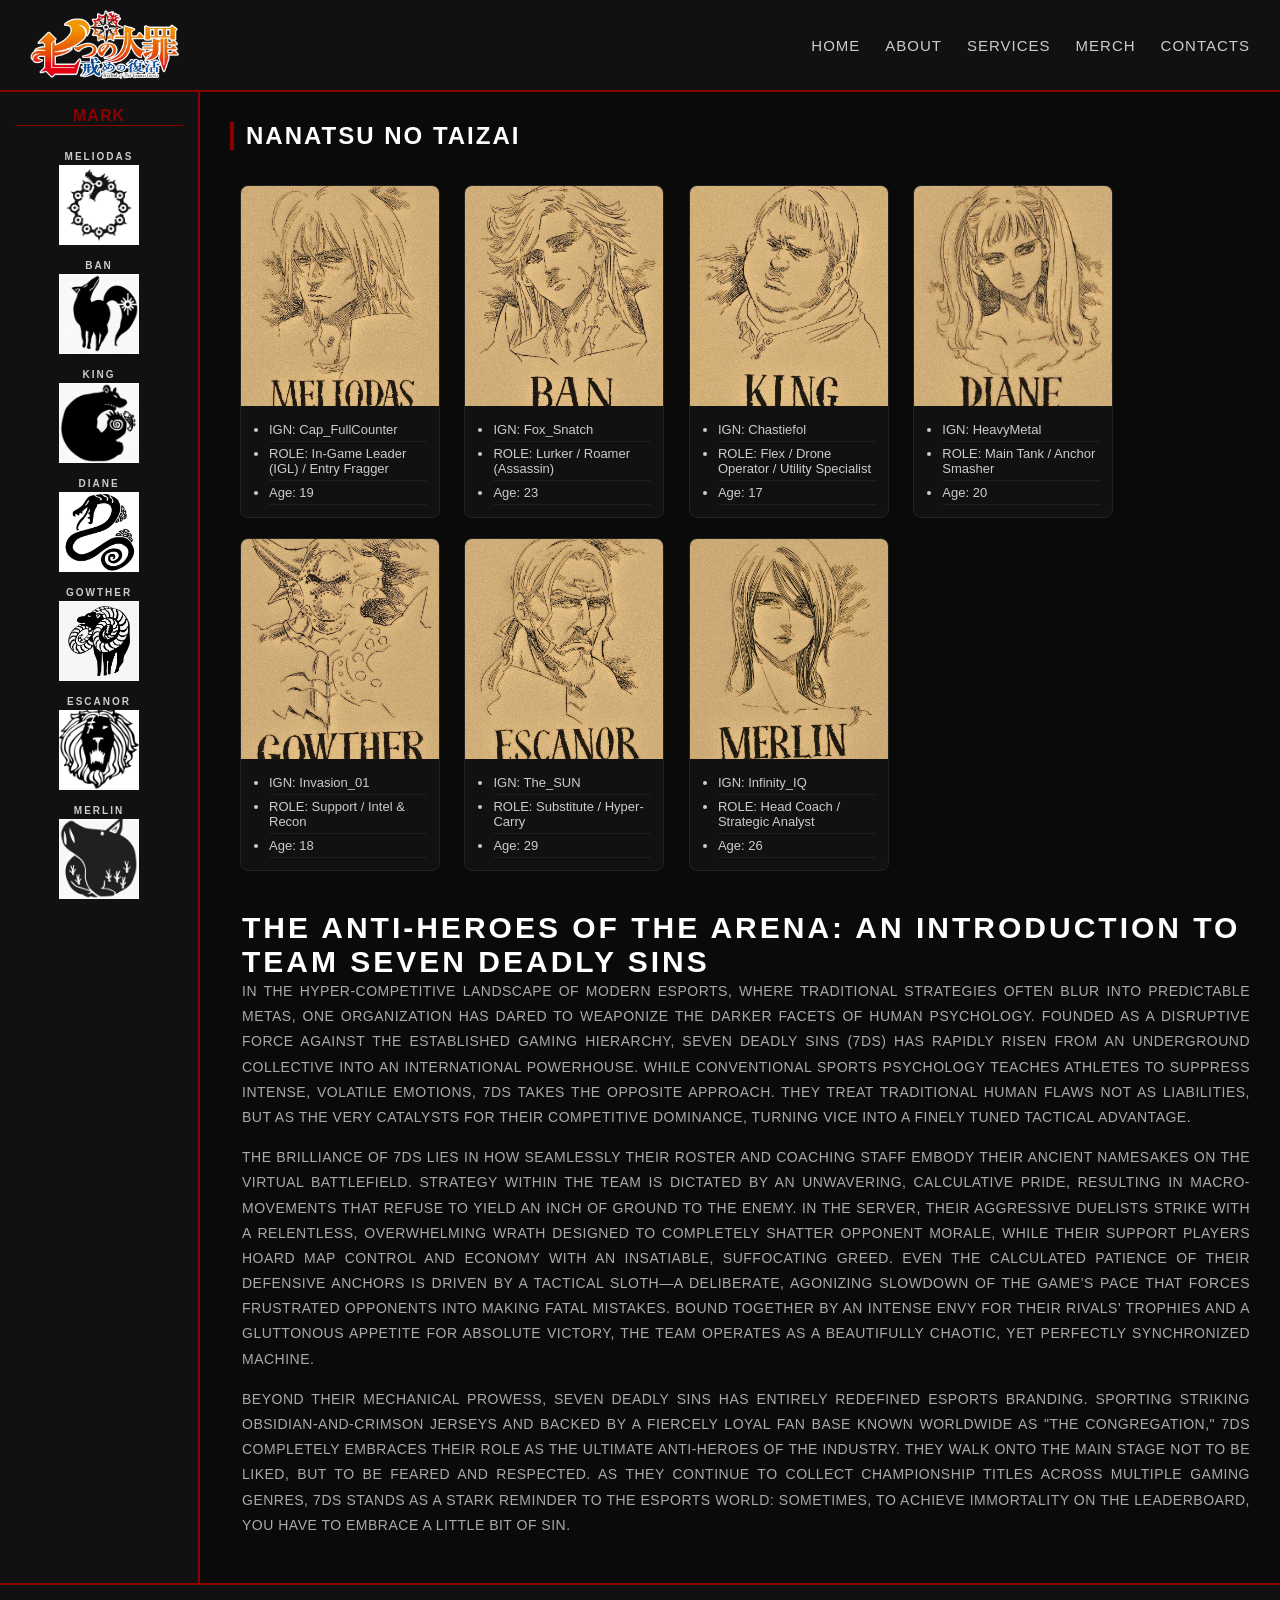
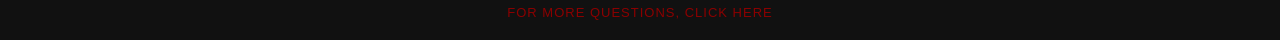
<file: index.html>
<!DOCTYPE html>
<html lang="en">
<head>
    <link rel="stylesheet" href="style.css">
    <meta charset="UTF-8">
    <meta name="viewport" content="width=device-width, initial-scale=1.0">
    <title>Nanatsu No Taizai Esports</title>
</head>
<body>
      <body>
     <div class="page">
      <header class="header">
    <img src="./images/logo.png" alt="7DS" >
      <div class="logo">
         </div>
      
      <nav class="navbar">
        <a href="./index.html">Home</a>
        <a href="./pages/about.html">About</a>
        <a href="./pages/services.html">Services</a>
        <a href="./pages/merch.html">Merch</a>
        <a href="./pages/contact.html">Contacts</a>
       
       
      </nav>
      </header>

      <aside class="sidebar">

        <h2>Mark</h2>

        <article class="tattoo">
        <h3>Meliodas</h3>
        <img src="./images/meliodas mark.jpg" alt="MeliodasMark">
      
        </article>

          <article class="tattoo">
        <h3>Ban</h3>
        <img src="./images/ban-mark.jpg" alt="banmark">
      
        </article>

         <article class="tattoo">
        <h3>King</h3>
        <img src="./images/king-mark.jpg" alt="kingmark">
      
        </article>

         <article class="tattoo">
        <h3>Diane</h3>
        <img src="./images/diane-mark.jpg" alt="dianemark">

         </article>

         <article class="tattoo">
        <h3>Gowther</h3>
        <img src="./images/gowther-mark.jpg" alt="gowther">

         </article>

         <article class="tattoo">
        <h3>Escanor</h3>
        <img src="./images/escanor-mark.jpg" alt="escanor">

         </article>

         <article class="tattoo">
        <h3>Merlin</h3>
        <img src="./images/merlin-mark.jpg" alt="merlinmark">

        </article>
      
        
      

    </aside>




      <main class="main">
        <h1>Nanatsu No Taizai</h1>
        
        <article class="card">
            
            <a href="https://nanatsu-no-taizai.fandom.com/wiki/Meliodas"><img src="./images/Meliodas.jpg" alt="MELIODAS"></a>
            <ul>
                <li>IGN: Cap_FullCounter</li>
                <li>ROLE: In-Game Leader (IGL) / Entry Fragger</li>
                <li>Age: 19</li>
            </ul>
        </article>

        <article class="card">
            
           <a href="https://nanatsu-no-taizai.fandom.com/wiki/Ban"><img src="./images/Ban.jpg" alt="BAN"></a>
            <ul>
                <li>IGN: Fox_Snatch</li>
                <li>ROLE: Lurker / Roamer (Assassin)</li>
                <li>Age: 23</li>
            </ul>
        </article>

        <article class="card">
            
            <a href="https://nanatsu-no-taizai.fandom.com/wiki/King"><img src="./images/King.jpg" alt="KING"></a>
            <ul>
                <li>IGN: Chastiefol</li>
                <li>ROLE: Flex / Drone Operator / Utility Specialist</li>
                <li>Age: 17</li>
            </ul>
        </article>
        
        <article class="card">

            <a href="https://nanatsu-no-taizai.fandom.com/wiki/Diane"><img src="./images/Diane.jpg" alt="DIANE"></a>
            <ul>
                <li>IGN: HeavyMetal</li>
                <li>ROLE: Main Tank / Anchor Smasher</li>
                <li>Age: 20</li>
            </ul>
        </article>

        <article class="card">
           
            <a href="https://nanatsu-no-taizai.fandom.com/wiki/Gowther"><img src="./images/gowther.jpg" alt="GOWTHER"></a>
         
            <ul>
                <li>IGN: Invasion_01</li>
                <li>ROLE: Support / Intel & Recon</li>
                <li>Age: 18</li>
            </ul>
        </article>

        <article class="card">
            
         <a href="https://nanatsu-no-taizai.fandom.com/wiki/Escanor"><img src="./images/Escanor.jpg" alt="ESCANOR"></a>
            <ul>
                <li>IGN: The_SUN</li>
                <li>ROLE: Substitute / Hyper-Carry</li>
                <li>Age: 29</li>
            </ul>
        </article>

        <article class="card">
           
            <a href="https://nanatsu-no-taizai.fandom.com/wiki/Merlin"><img src="./images/Merlin.jpg" alt="MERLIN"></a>
            <ul>
                <li>IGN: Infinity_IQ</li>
                <li>ROLE: Head Coach / Strategic Analyst</li>
                <li>Age: 26</li>
            </ul>
        </article>

        <article class="intro">
            <h2>The Anti-Heroes of the Arena: An Introduction to Team Seven Deadly Sins</h2>

            <p>In the hyper-competitive landscape of modern esports, where traditional strategies often blur into predictable metas, one organization has dared to weaponize the darker facets of human psychology. Founded as a disruptive force against the established gaming hierarchy, Seven Deadly Sins (7DS) has rapidly risen from an underground collective into an international powerhouse. While conventional sports psychology teaches athletes to suppress intense, volatile emotions, 7DS takes the opposite approach. They treat traditional human flaws not as liabilities, but as the very catalysts for their competitive dominance, turning vice into a finely tuned tactical advantage.</p>
            <p>The brilliance of 7DS lies in how seamlessly their roster and coaching staff embody their ancient namesakes on the virtual battlefield. Strategy within the team is dictated by an unwavering, calculative Pride, resulting in macro-movements that refuse to yield an inch of ground to the enemy. In the server, their aggressive duelists strike with a relentless, overwhelming Wrath designed to completely shatter opponent morale, while their support players hoard map control and economy with an insatiable, suffocating Greed. Even the calculated patience of their defensive anchors is driven by a tactical Sloth—a deliberate, agonizing slowdown of the game’s pace that forces frustrated opponents into making fatal mistakes. Bound together by an intense Envy for their rivals' trophies and a gluttonous appetite for absolute victory, the team operates as a beautifully chaotic, yet perfectly synchronized machine.</p>
            <p>Beyond their mechanical prowess, Seven Deadly Sins has entirely redefined esports branding. Sporting striking obsidian-and-crimson jerseys and backed by a fiercely loyal fan base known worldwide as "The Congregation," 7DS completely embraces their role as the ultimate anti-heroes of the industry. They walk onto the main stage not to be liked, but to be feared and respected. As they continue to collect championship titles across multiple gaming genres, 7DS stands as a stark reminder to the esports world: sometimes, to achieve immortality on the leaderboard, you have to embrace a little bit of sin.</p>

    
        </article>

      </main>
      <footer class="footer">
       <p><a href="./pages/contact.html">For more questions, Click here</a></p>
    </footer>
    </div>
</body>
</html>
</file>
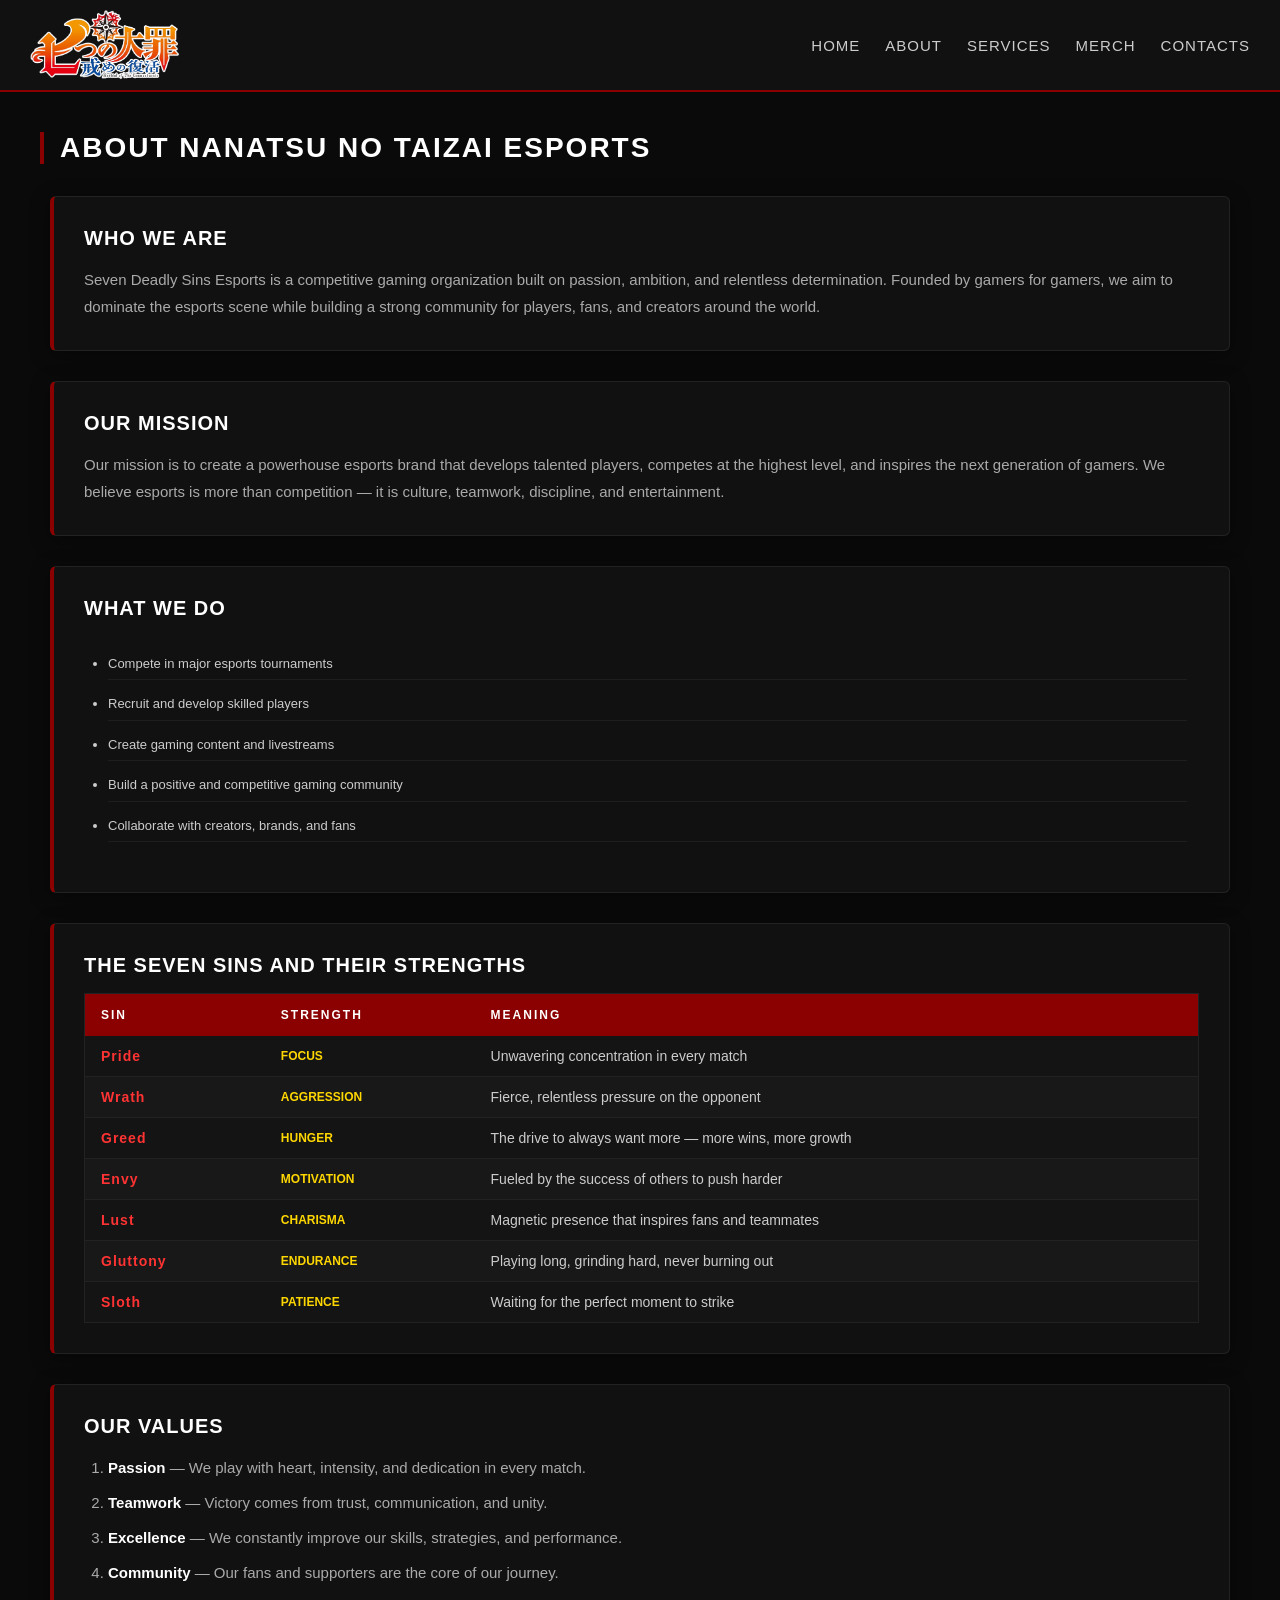
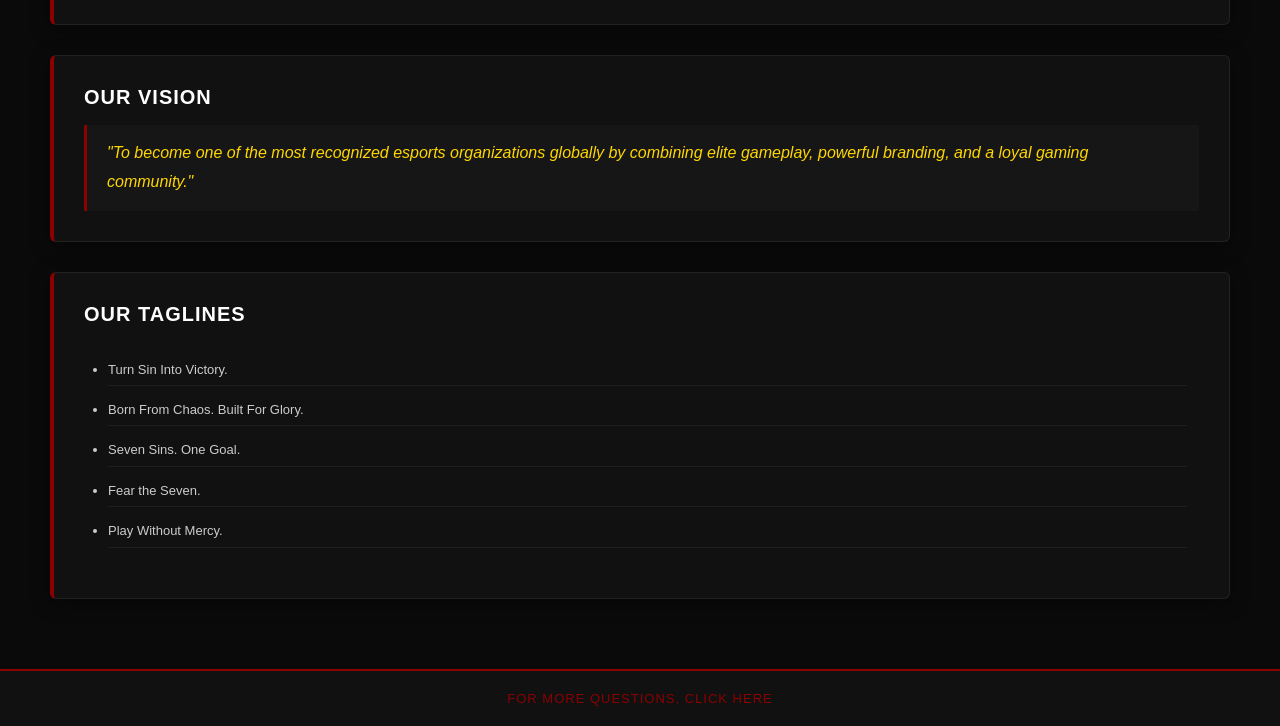
<file: pages/about.html>
<!DOCTYPE html>
<html lang="en">
<head>
    <meta charset="UTF-8">
    <meta name="viewport" content="width=device-width, initial-scale=1.0">
    <title>About - Nanatsu No Taizai Esports</title>
    <link rel="stylesheet" href="../pages2/about.css">
</head>
<body>

    <div class="page no-sidebar">
        <header class="header">
            <img src="../images/logo.png" alt="7DS" >
            <div class="logo"></div>
            
            <nav class="navbar">
                <a href="../index.html">Home</a>
                <a href="./about.html">About</a>
                <a href="./services.html">Services</a>
                <a href="./merch.html">Merch</a>
                <a href="./contact.html">Contacts</a>
            </nav>
        </header>

        <main class="main">
            <h1>About Nanatsu No Taizai Esports</h1>
        
            <article class="card">
                <h2>Who We Are</h2>
                <p>Seven Deadly Sins Esports is a competitive gaming organization built on passion, ambition, and relentless determination. Founded by gamers for gamers, we aim to dominate the esports scene while building a strong community for players, fans, and creators around the world.</p>
            </article>

            <article class="card">
                <h2>Our Mission</h2>
                <p>Our mission is to create a powerhouse esports brand that develops talented players, competes at the highest level, and inspires the next generation of gamers. We believe esports is more than competition — it is culture, teamwork, discipline, and entertainment.</p>
            </article>

            <article class="card">
                <h2>What We Do</h2>
                <ul>
                    <li>Compete in major esports tournaments</li>
                    <li>Recruit and develop skilled players</li>
                    <li>Create gaming content and livestreams</li>
                    <li>Build a positive and competitive gaming community</li>
                    <li>Collaborate with creators, brands, and fans</li>
                </ul>
            </article>
 
            <article class="card">
                <h2>The Seven Sins and Their Strengths</h2>
                <table>
                    <thead>
                        <tr>
                            <th>Sin</th>
                            <th>Strength</th>
                            <th>Meaning</th>
                        </tr>
                    </thead>
                    <tbody>
                        <tr>
                            <td>Pride</td>
                            <td>Focus</td>
                            <td>Unwavering concentration in every match</td>
                        </tr>
                        <tr>
                            <td>Wrath</td>
                            <td>Aggression</td>
                            <td>Fierce, relentless pressure on the opponent</td>
                        </tr>
                        <tr>
                            <td>Greed</td>
                            <td>Hunger</td>
                            <td>The drive to always want more — more wins, more growth</td>
                        </tr>
                        <tr>
                            <td>Envy</td>
                            <td>Motivation</td>
                            <td>Fueled by the success of others to push harder</td>
                        </tr>
                        <tr>
                            <td>Lust</td>
                            <td>Charisma</td>
                            <td>Magnetic presence that inspires fans and teammates</td>
                        </tr>
                        <tr>
                            <td>Gluttony</td>
                            <td>Endurance</td>
                            <td>Playing long, grinding hard, never burning out</td>
                        </tr>
                        <tr>
                            <td>Sloth</td>
                            <td>Patience</td>
                            <td>Waiting for the perfect moment to strike</td>
                        </tr>
                    </tbody>
                </table>
            </article>
 
            <article class="card">
                <h2>Our Values</h2>
                <ol>
                    <li><b>Passion</b> — We play with heart, intensity, and dedication in every match.</li>
                    <li><b>Teamwork</b> — Victory comes from trust, communication, and unity.</li>
                    <li><b>Excellence</b> — We constantly improve our skills, strategies, and performance.</li>
                    <li><b>Community</b> — Our fans and supporters are the core of our journey.</li>
                </ol>
            </article>
 
            <article class="card">
                <h2>Our Vision</h2>
                <p class="quote">
                    "To become one of the most recognized esports organizations globally by combining elite gameplay, powerful branding, and a loyal gaming community."
                </p>
            </article>
 
            <article class="card">
                <h2>Our Taglines</h2>
                <ul>
                    <li>Turn Sin Into Victory.</li>
                    <li>Born From Chaos. Built For Glory.</li>
                    <li>Seven Sins. One Goal.</li>
                    <li>Fear the Seven.</li>
                    <li>Play Without Mercy.</li>
                </ul>
            </article>
        </main>
 
        <footer class="footer">
            <p><a href="./contact.html">For more questions, Click here</a></p>
        </footer>
    </div>

</body>
</html>
</file>
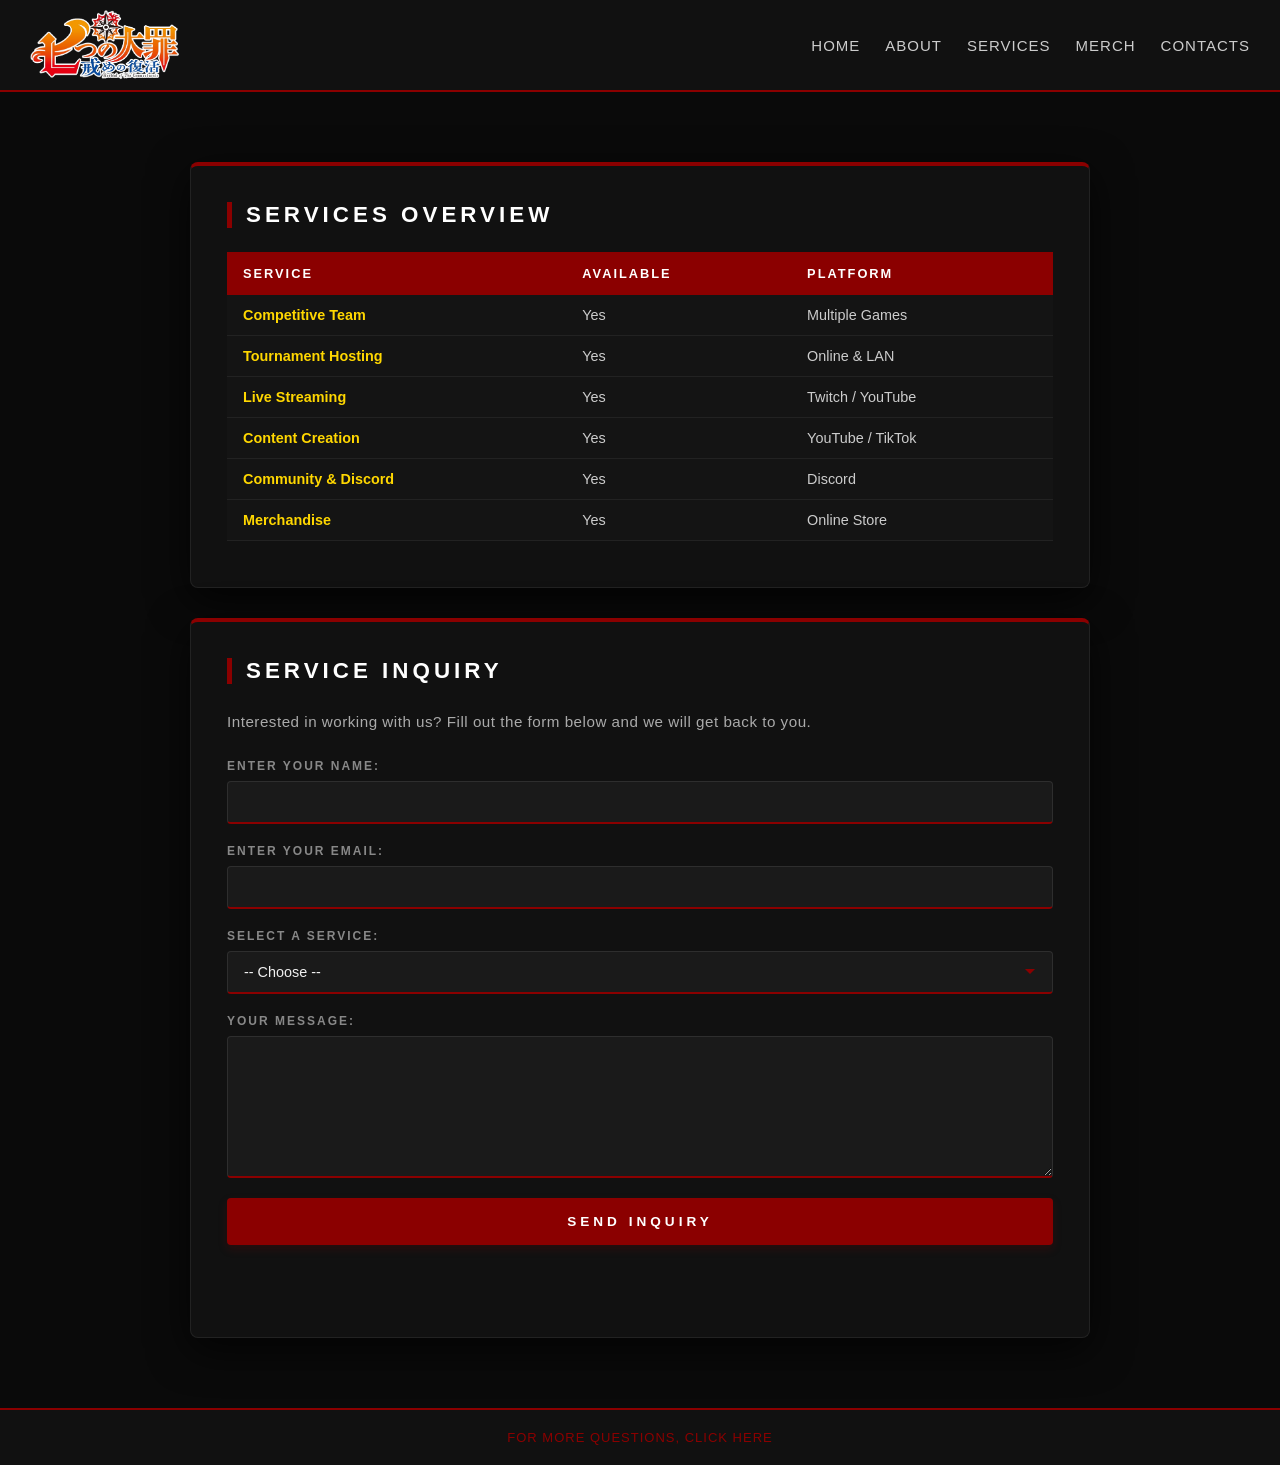
<file: pages/contact.html>
<!DOCTYPE html>
<html lang="en">
<head>
    <meta charset="UTF-8">
    <meta name="viewport" content="width=device-width, initial-scale=1.0">
    <title>Contact Us - Nanatsu No Taizai Esports</title>
    <link rel="stylesheet" href="../pages2/contact.css">
</head>
<body>

    <div class="page no-sidebar">
        <header class="header">
            <img src="../images/logo.png" alt="7DS" >
            <div class="logo"></div>
            
            <nav class="navbar">
                <a href="../index.html">Home</a>
                <a href="./about.html">About</a>
                <a href="./services.html">Services</a>
                <a href="./merch.html">Merch</a>
                <a href="./contact.html">Contacts</a>
            </nav>
        </header>

        <main class="main">
            <!-- SERVICES TABLE -->
            <section id="table">
                <article class="card">
                    <h2>Services Overview</h2>
                    <table>
                        <thead>
                            <tr>
                                <th>Service</th>
                                <th>Available</th>
                                <th>Platform</th>
                            </tr>
                        </thead>
                        <tbody>
                            <tr>
                                <td>Competitive Team</td>
                                <td>Yes</td>
                                <td>Multiple Games</td>
                            </tr>
                            <tr>
                                <td>Tournament Hosting</td>
                                <td>Yes</td>
                                <td>Online &amp; LAN</td>
                            </tr>
                            <tr>
                                <td>Live Streaming</td>
                                <td>Yes</td>
                                <td>Twitch / YouTube</td>
                            </tr>
                            <tr>
                                <td>Content Creation</td>
                                <td>Yes</td>
                                <td>YouTube / TikTok</td>
                            </tr>
                            <tr>
                                <td>Community &amp; Discord</td>
                                <td>Yes</td>
                                <td>Discord</td>
                            </tr>
                            <tr>
                                <td>Merchandise</td>
                                <td>Yes</td>
                                <td>Online Store</td>
                            </tr>
                        </tbody>
                    </table>
                </article>
            </section>
 
            <!-- INQUIRY FORM -->
            <section id="inquiry">
                <article class="card">
                    <h2>Service Inquiry</h2>
                    <p>Interested in working with us? Fill out the form below and we will get back to you.</p>
            
                    <form method="POST" id="form" class="form-example">
                        <!-- Web3Forms Required -->
                        <input type="hidden" name="access_key" value="6c84d9bb-2808-4beb-83b5-749255f48552">
                        <input type="hidden" name="subject" value="New Service Inquiry from Website">
                        <input type="checkbox" name="botcheck" style="display: none;">
            
                        <div class="form-example">
                            <label for="name">Enter your name: </label>
                            <input type="text" name="name" id="name" required />
                        </div>
                        <div class="form-example">
                            <label for="email">Enter your email: </label>
                            <input type="email" name="email" id="email" required />
                        </div>
                        <div class="form-example">
                            <label for="service">Select a service: </label>
                            <select name="service" id="service">
                                <option value="">-- Choose --</option>
                                <option value="team">Competitive Team</option>
                                <option value="tournament">Tournament Hosting</option>
                                <option value="streaming">Live Streaming</option>
                                <option value="content">Content Creation</option>
                                <option value="community">Community &amp; Discord</option>
                                <option value="merch">Merchandise</option>
                            </select>
                        </div>
                        <div class="form-example">
                            <label for="message">Your message: </label>
                            <textarea name="message" id="message" rows="5" cols="30" required></textarea>
                        </div>
                        <div class="form-example">
                            <input type="submit" value="Send Inquiry" />
                        </div>
            
                        <!-- Result message -->
                        <div id="result"></div>
                    </form>
                </article>
            </section>
        </main>
 
        <footer class="footer">
            <p><a href="./contact.html">For more questions, Click here</a></p>
        </footer>
    </div>

</body>
</html>
</file>
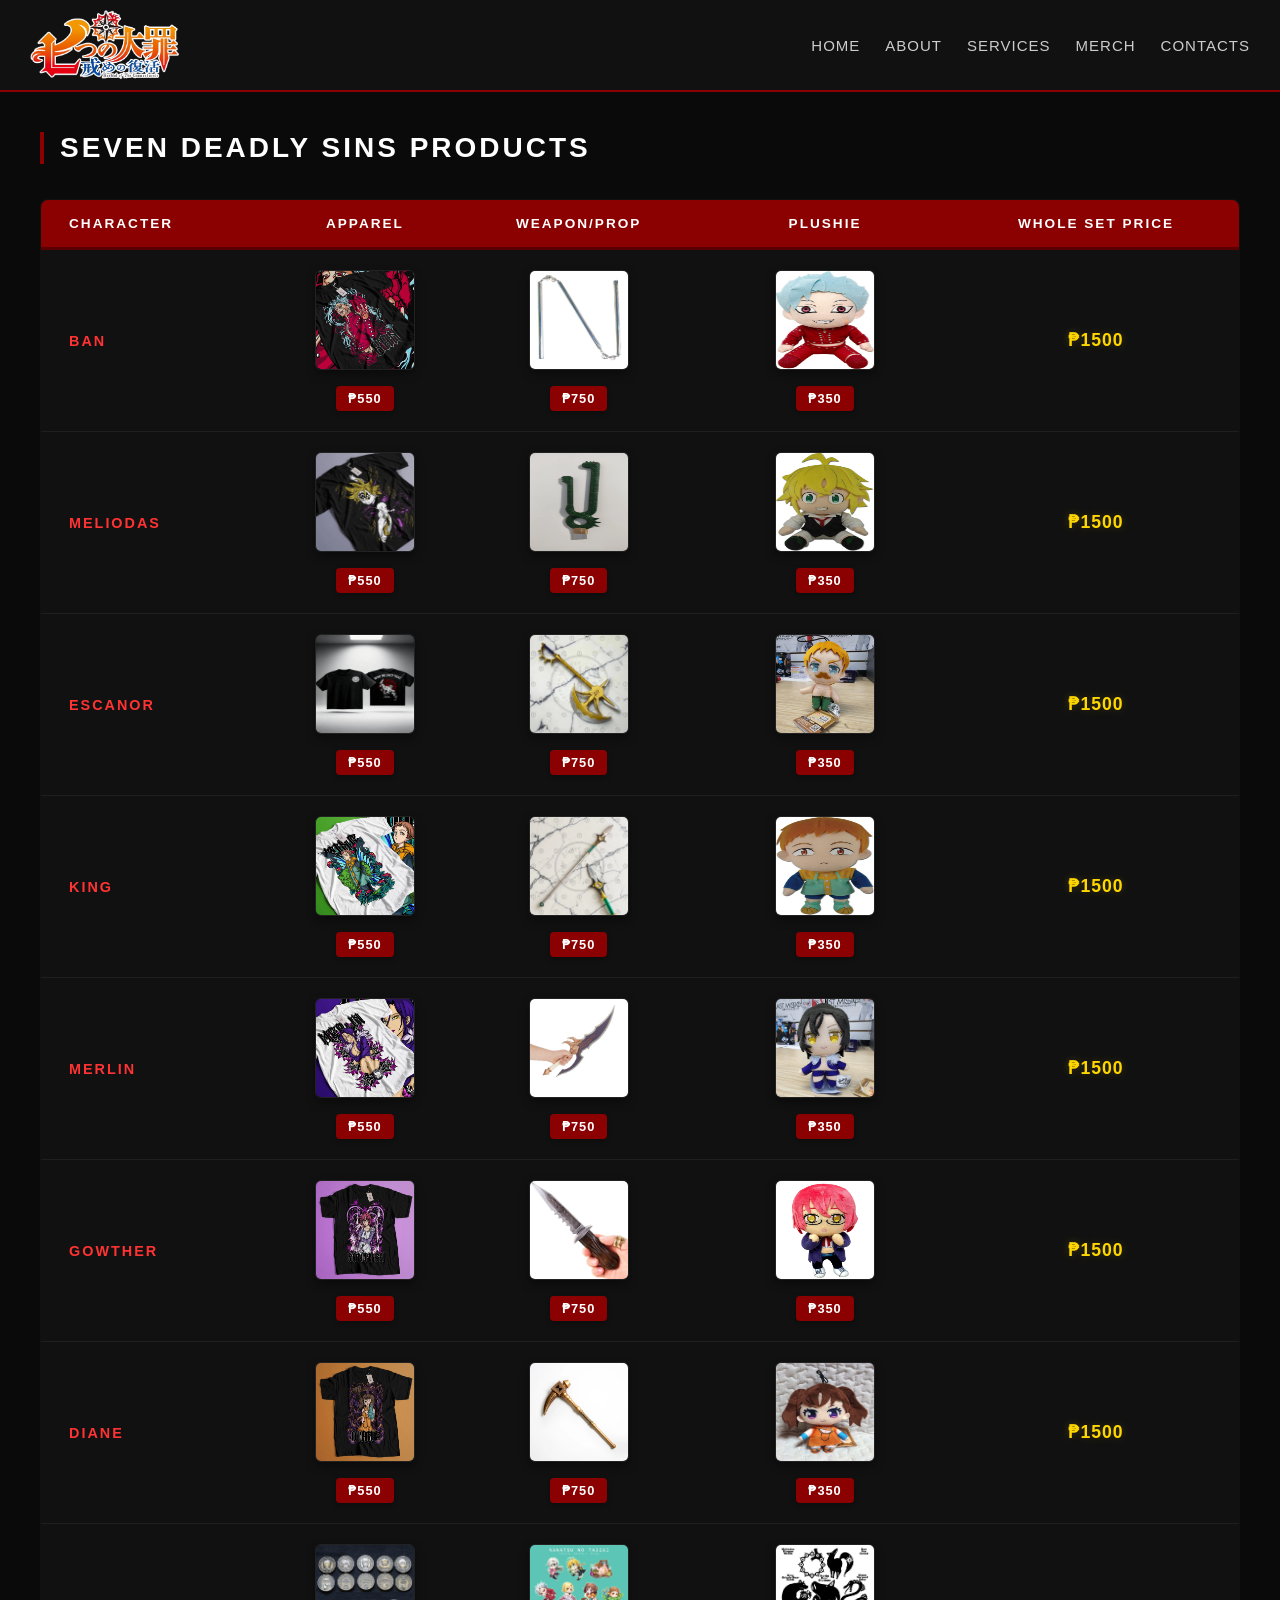
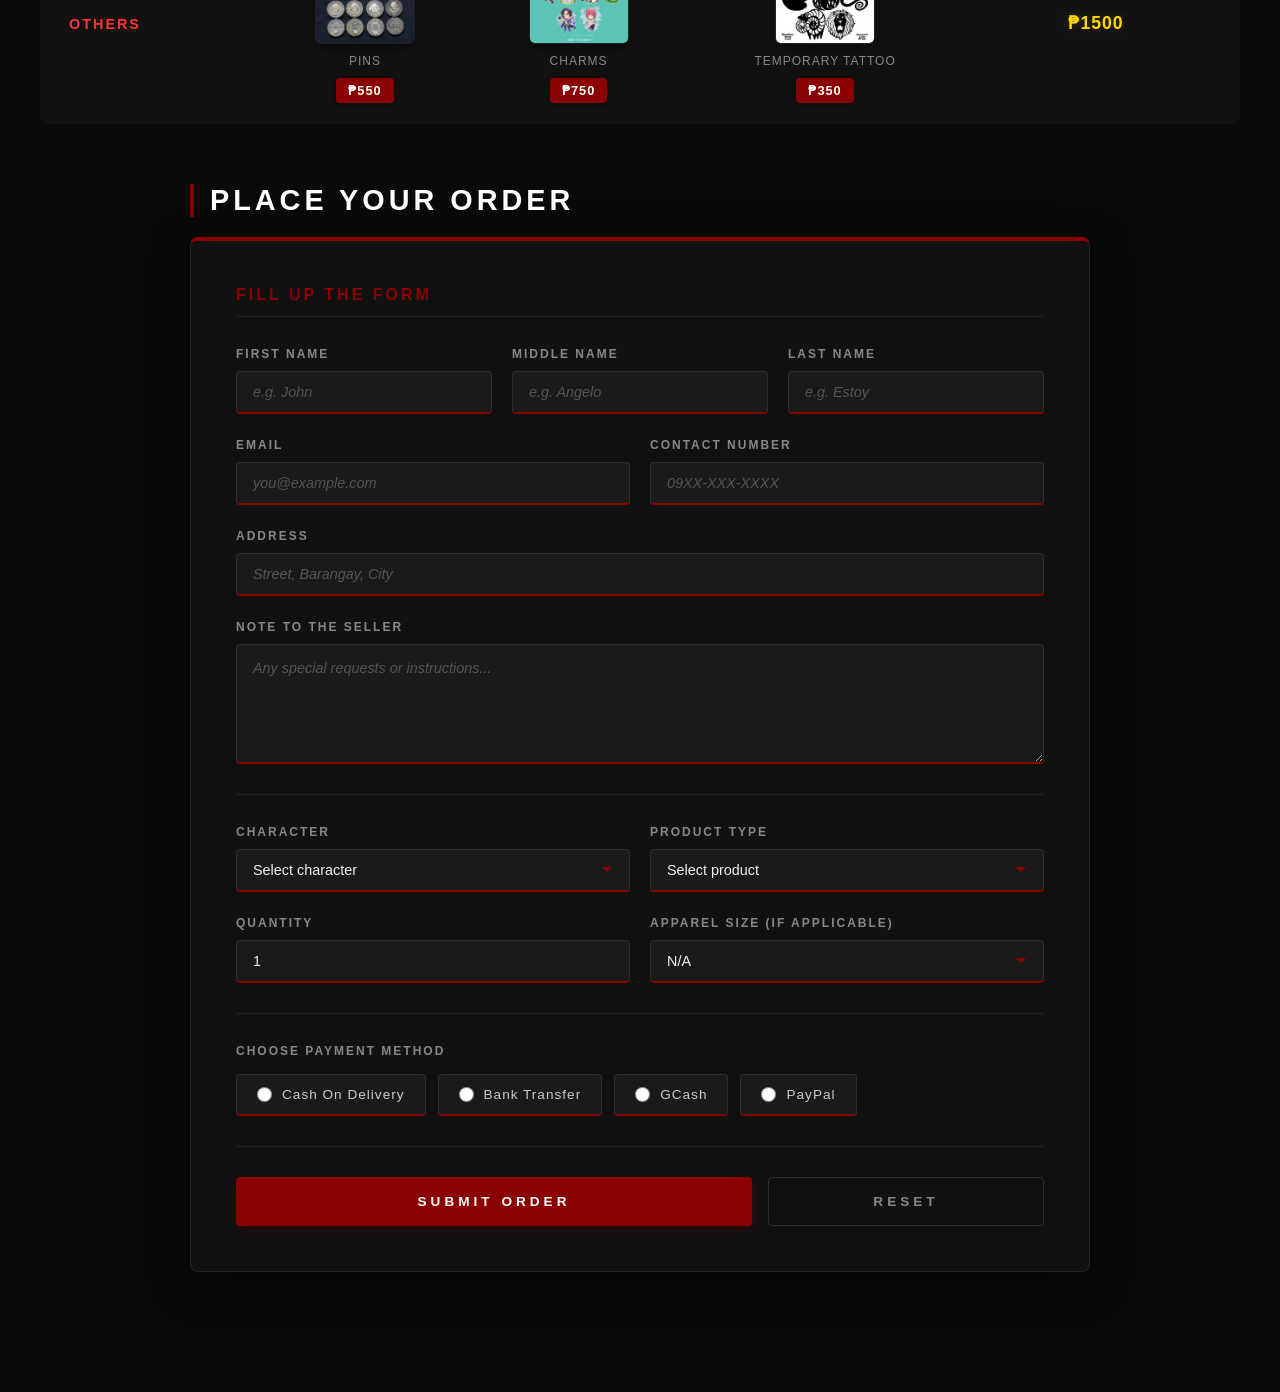
<file: pages/merch.html>
<!DOCTYPE html>
<html lang="en">
<head>
    <meta charset="UTF-8">
    <meta name="viewport" content="width=device-width, initial-scale=1.0">
    <title>Seven Deadly Sins Merch</title>
    <link rel="stylesheet" href="../pages2/merch.css">
</head>
<body>

 <div class="page no-sidebar">
      <header class="header">
          <img src="../images/logo.png" alt="7DS" >
          <div class="logo"></div>
          
          <nav class="navbar">
              <a href="../index.html">Home</a>
              <a href="./about.html">About</a>
              <a href="./services.html">Services</a>
              <a href="./merch.html">Merch</a>
              <a href="./contact.html">Contacts</a>
          </nav>
      </header>
      
      <!-- Main Content Block -->
      <main class="main">
          <h1>Seven Deadly Sins Products</h1>

          <table class="shop-table">
              <thead>
                  <tr>
                      <th>Character</th>
                      <th>Apparel</th>
                      <th>Weapon/Prop</th>
                      <th>Plushie</th>
                      <th>Whole Set Price</th>
                  </tr>
              </thead>
              <tbody>
                  <tr>
                      <td class="character-name">Ban</td>
                      <td class="product-cell">
                          <img src="../images/ban.webp" alt="Ban T-Shirt" height="100" width="100">
                          <p class="price">₱550</p>
                      </td>
                      <td class="product-cell">
                          <img src="../images/ban-chako.jpg" alt="Ban Nunchucks" height="100" width="100">
                          <p class="price">₱750</p>
                      </td>
                      <td class="product-cell">
                          <img src="../images/ban-plushie.jpg" alt="Ban Plushie" height="100" width="100">
                          <p class="price">₱350</p>
                      </td>
                      <td class="price-cell">₱1500</td>
                  </tr>

                  <tr>
                      <td class="character-name">Meliodas</td>
                      <td class="product-cell">
                          <img src="../images/meliodas.webp" alt="Meliodas T-Shirt" height="100" width="100">
                          <p class="price">₱550</p>
                      </td>
                      <td class="product-cell">
                          <img src="../images/meliodas-dragon hilt.webp" alt="Dragon Hilt" height="100" width="100">
                          <p class="price">₱750</p>
                      </td>
                      <td class="product-cell">
                          <img src="../images/meliodas-plushie.jpg" alt="Meliodas Plushie" height="100" width="100">
                          <p class="price">₱350</p>
                      </td>
                      <td class="price-cell">₱1500</td>
                  </tr>

                  <tr>
                      <td class="character-name">Escanor</td>
                      <td class="product-cell">
                          <img src="../images/excanor.webp" alt="Escanor T-Shirt" height="100" width="100">
                          <p class="price">₱550</p>
                      </td>
                      <td class="product-cell">
                          <img src="../images/divine-axe.webp" alt="Divine Axe" height="100" width="100">
                          <p class="price">₱750</p>
                      </td>
                      <td class="product-cell">
                          <img src="../images/escanor-plushie.webp" alt="Escanor Plushie" height="100" width="100">
                          <p class="price">₱350</p>
                      </td>
                      <td class="price-cell">₱1500</td>
                  </tr>

                  <tr>
                      <td class="character-name">King</td>
                      <td class="product-cell">
                          <img src="../images/king-tees.webp" alt="King T-Shirt" height="100" width="100">
                          <p class="price">₱550</p>
                      </td>
                      <td class="product-cell">
                          <img src="../images/king-spear.webp" alt="Spirit Spear" height="100" width="100">
                          <p class="price">₱750</p>
                      </td>
                      <td class="product-cell">
                          <img src="../images/king-plushie.webp" alt="King Plushie" height="100" width="100">
                          <p class="price">₱350</p>
                      </td>
                      <td class="price-cell">₱1500</td>
                  </tr>

                  <tr>
                      <td class="character-name">Merlin</td>
                      <td class="product-cell">
                          <img src="../images/merlin-tees.webp" alt="Merlin T-Shirt" height="100" width="100">
                          <p class="price">₱550</p>
                      </td>
                      <td class="product-cell">
                          <img src="../images/merlin-dagger.webp" alt="Merlin Dagger" height="100" width="100">
                          <p class="price">₱750</p>
                      </td>
                      <td class="product-cell">
                          <img src="../images/merlin-plushie.webp" alt="Merlin Plushie" height="100" width="100">
                          <p class="price">₱350</p>
                      </td>
                      <td class="price-cell">₱1500</td>
                  </tr>

                  <tr>
                      <td class="character-name">Gowther</td>
                      <td class="product-cell">
                          <img src="../images/gowther.webp" alt="Gowther T-Shirt" height="100" width="100">
                          <p class="price">₱550</p>
                      </td>
                      <td class="product-cell">
                          <img src="../images/gowther-knife.webp" alt="Gowther Bow/Knife" height="100" width="100">
                          <p class="price">₱750</p>
                      </td>
                      <td class="product-cell">
                          <img src="../images/gowther-plushie.jpg" alt="Gowther Plushie" height="100" width="100">
                          <p class="price">₱350</p>
                      </td>
                      <td class="price-cell">₱1500</td>
                  </tr>

                  <tr>
                      <td class="character-name">Diane</td>
                      <td class="product-cell">
                          <img src="../images/diane-tees.webp" alt="Diane T-Shirt" height="100" width="100">
                          <p class="price">₱550</p>
                      </td>
                      <td class="product-cell">
                          <img src="../images/Diane_sGideon_HighDensityFoam_01_700x700.webp" alt="Gideon Hammer" height="100" width="100">
                          <p class="price">₱750</p>
                      </td>
                      <td class="product-cell">
                          <img src="../images/dianne-plushie.jpg" alt="Diane Plushie" height="100" width="100">
                          <p class="price">₱350</p>
                      </td>
                      <td class="price-cell">₱1500</td>
                  </tr>

                  <tr>
                      <td class="character-name">Others</td>
                      <td class="product-cell">
                          <img src="../images/pins.webp" alt="Pins" height="100" width="100">
                          <span class="item-label">Pins</span>
                          <p class="price">₱550</p>
                      </td>
                      <td class="product-cell">
                          <img src="../images/charms.webp" alt="Charms" height="100" width="100">
                          <span class="item-label">Charms</span>
                          <p class="price">₱750</p>
                      </td>
                      <td class="product-cell">
                          <img src="../images/temporary-tattoo.jpg" alt="Tattoo" height="100" width="100">
                          <span class="item-label">Temporary Tattoo</span>
                          <p class="price">₱350</p>
                      </td>
                      <td class="price-cell">₱1500</td>
                  </tr>
              </tbody>
          </table>

          <!-- ── ORDER FORM ── -->
          <section class="form-section">
              <h2>Place Your Order</h2>

              <div class="form-box">
                  <p class="form-title">Fill Up the Form</p>

                  <form action="mailto:johnangelo.estoy.mnl@eac.edu.ph" method="post" enctype="text/plain">

                      <!-- Name -->
                      <div class="form-row">
                          <div class="form-group">
                              <label for="fname">First Name</label>
                              <input type="text" id="fname" name="First Name" placeholder="e.g. John" required>
                          </div>
                          <div class="form-group">
                              <label for="mname">Middle Name</label>
                              <input type="text" id="mname" name="Middle Name" placeholder="e.g. Angelo">
                          </div>
                          <div class="form-group">
                              <label for="lname">Last Name</label>
                              <input type="text" id="lname" name="Last Name" placeholder="e.g. Estoy" required>
                          </div>
                      </div>

                      <!-- Email & Contact -->
                      <div class="form-row">
                          <div class="form-group">
                              <label for="email">Email</label>
                              <input type="email" id="email" name="Email" placeholder="you@example.com" required>
                          </div>
                          <div class="form-group">
                              <label for="contact">Contact Number</label>
                              <input type="tel" id="contact" name="Contact Number" placeholder="09XX-XXX-XXXX">
                          </div>
                      </div>

                      <!-- Address -->
                      <div class="form-row">
                          <div class="form-group">
                              <label for="address">Address</label>
                              <input type="text" id="address" name="Address" placeholder="Street, Barangay, City" required>
                          </div>
                      </div>

                      <!-- Note -->
                      <div class="form-row">
                          <div class="form-group">
                              <label for="note">Note to the Seller</label>
                              <textarea id="note" name="Note to Seller" placeholder="Any special requests or instructions..."></textarea>
                          </div>
                      </div>

                      <hr class="form-divider">

                      <!-- Character & Product -->
                      <div class="form-row">
                          <div class="form-group">
                              <label for="character">Character</label>
                              <select id="character" name="Character" required>
                                  <option value="" disabled selected>Select character</option>
                                  <option>Ban</option>
                                  <option>Meliodas</option>
                                  <option>Escanor</option>
                                  <option>King</option>
                                  <option>Merlin</option>
                                  <option>Gowther</option>
                                  <option>Diane</option>
                                  <option>Others</option>
                              </select>
                          </div>
                          <div class="form-group">
                              <label for="product">Product Type</label>
                              <select id="product" name="Product Type" required>
                                  <option value="" disabled selected>Select product</option>
                                  <option>Apparel (₱550)</option>
                                  <option>Weapon / Prop (₱750)</option>
                                  <option>Plushie (₱350)</option>
                                  <option>Whole Set (₱1500)</option>
                                  <option>Pins (₱550)</option>
                                  <option>Charms (₱750)</option>
                                  <option>Temporary Tattoo (₱350)</option>
                              </select>
                          </div>
                      </div>

                      <!-- Quantity & Size -->
                      <div class="form-row">
                          <div class="form-group">
                              <label for="quantity">Quantity</label>
                              <input type="number" id="quantity" name="Quantity" min="1" value="1">
                          </div>
                          <div class="form-group">
                              <label for="size">Apparel Size (if applicable)</label>
                              <select id="size" name="Apparel Size">
                                  <option value="N/A">N/A</option>
                                  <option>XS</option>
                                  <option>S</option>
                                  <option>M</option>
                                  <option>L</option>
                                  <option>XL</option>
                                  <option>XXL</option>
                              </select>
                          </div>
                      </div>

                      <hr class="form-divider">

                      <!-- Payment Method -->
                      <div class="payment-group">
                          <span class="section-label">Choose Payment Method</span>
                          <div class="payment-options">
                              <label><input type="radio" name="Payment Method" value="Cash On Delivery"> Cash On Delivery</label>
                              <label><input type="radio" name="Payment Method" value="Bank Transfer"> Bank Transfer</label>
                              <label><input type="radio" name="Payment Method" value="GCash"> GCash</label>
                              <label><input type="radio" name="Payment Method" value="PayPal"> PayPal</label>
                          </div>
                      </div>

                      <hr class="form-divider">

                      <!-- Buttons -->
                      <div class="btn-row">
                          <input type="submit" class="btn-submit" value="SUBMIT ORDER">
                          <input type="reset" class="btn-reset" value="RESET">
                      </div>

                  </form>
              </div>
          </section>
      </main>
 </div>

</body>
</html>
</file>
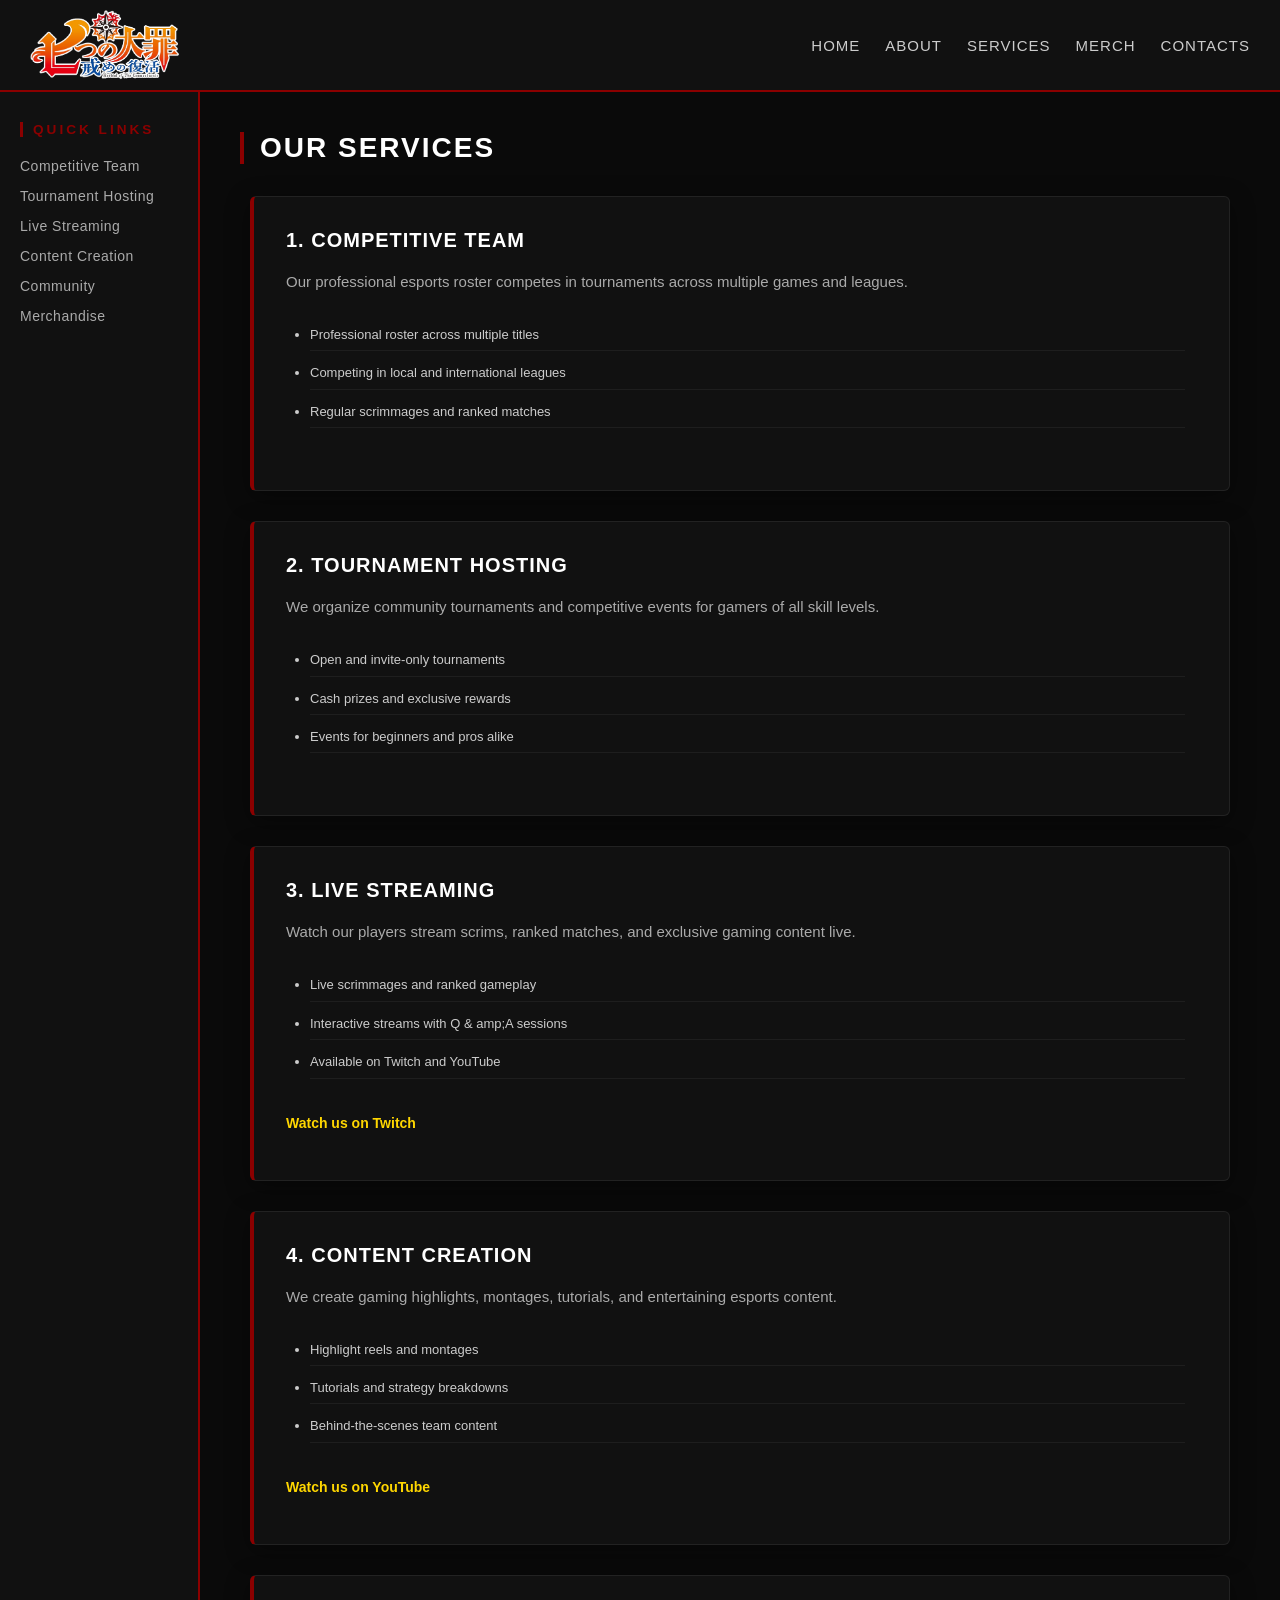
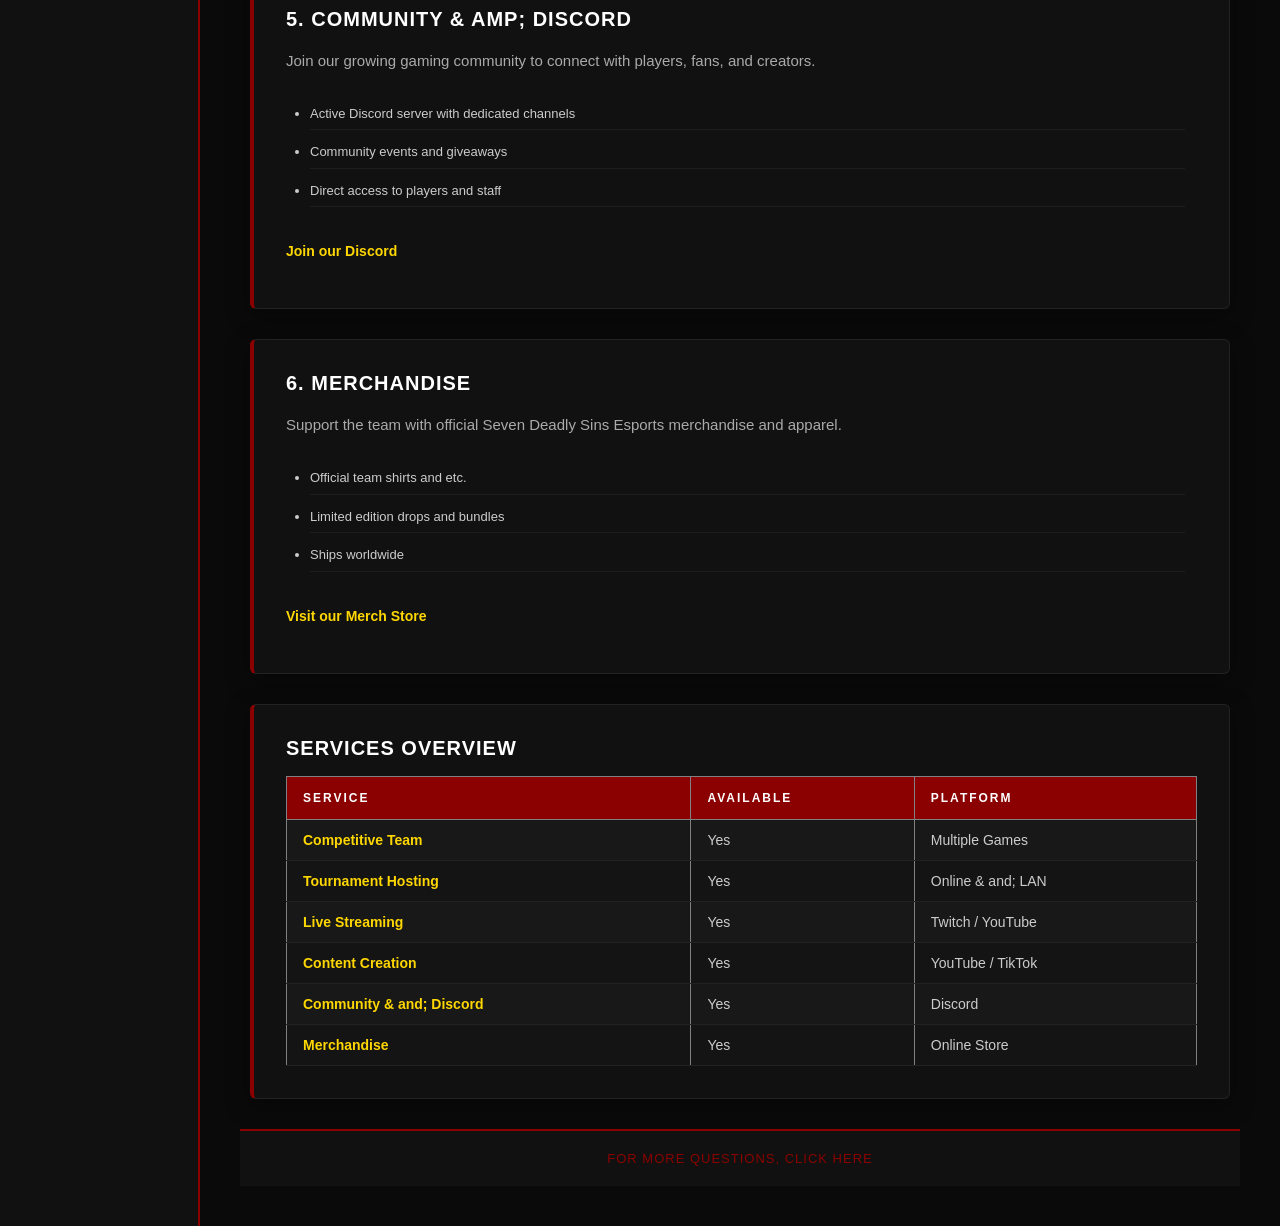
<file: pages/services.html>
<!DOCTYPE html>
<html lang="en">
<head>
    <link rel="stylesheet" href="../pages2/services.css">
    <meta charset="UTF-8">
    <meta name="viewport" content="width=device-width, initial-scale=1.0">
    <title>Services - Nanatsu No Taizai Esports</title>
</head>
<body>
     <div class="page">
      <header class="header">
    <img src="../images/logo.png" alt="7DS" >
      <div class="logo">
         </div>
      
          <nav class="navbar">
              <a href="../index.html">Home</a>
              <a href="./about.html">About</a>
              <a href="./services.html">Services</a>
              <a href="./merch.html">Merch</a>
              <a href="./contact.html">Contacts</a>
          </nav>
      </header>
       
 
        <aside class="sidebar">
            <h2>Quick Links</h2>
            <ul>
                <li><a href="#team">Competitive Team</a></li>
                <li><a href="#tournament">Tournament Hosting</a></li>
                <li><a href="#streaming">Live Streaming</a></li>
                <li><a href="#content">Content Creation</a></li>
                <li><a href="#community">Community</a></li>
                <li><a href="#merch">Merchandise</a></li>
                
            </ul>
        </aside>

      
        <main class="main">
            <h1>Our Services</h1>
 
           
            <section id="team">
                <article class="card">
                    <h2>1. Competitive Team</h2>
                    
                    <p>Our professional esports roster competes in tournaments across multiple games and leagues.</p>
                    <ul>
                        <li>Professional roster across multiple titles</li>
                        <li>Competing in local and international leagues</li>
                        <li>Regular scrimmages and ranked matches</li>
                    </ul>
                </article>
            </section>
 
            <section id="tournament">
                <article class="card">
                    <h2>2. Tournament Hosting</h2>
                    
                    <p>We organize community tournaments and competitive events for gamers of all skill levels.</p>
                    <ul>
                        <li>Open and invite-only tournaments</li>
                        <li>Cash prizes and exclusive rewards</li>
                        <li>Events for beginners and pros alike</li>
                    </ul>
                </article>
            </section>
 
         
            <section id="streaming">
                <article class="card">
                    <h2>3. Live Streaming</h2>
                    
                    <p>Watch our players stream scrims, ranked matches, and exclusive gaming content live.</p>
                    <ul>
                        <li>Live scrimmages and ranked gameplay</li>
                        <li>Interactive streams with Q & amp;A sessions</li>
                        <li>Available on Twitch and YouTube</li>
                    </ul>
                    <p><a href="https://www.twitch.tv" target="_blank">Watch us on Twitch</a></p>
                </article>
            </section>
 
          
            <section id="content">
                <article class="card">
                    <h2>4. Content Creation</h2>
                    
                    <p>We create gaming highlights, montages, tutorials, and entertaining esports content.</p>
                    <ul>
                        <li>Highlight reels and montages</li>
                        <li>Tutorials and strategy breakdowns</li>
                        <li>Behind-the-scenes team content</li>
                    </ul>
                    <p><a href="https://www.youtube.com" target="_blank">Watch us on YouTube</a></p>
                </article>
            </section>
 
           
            <section id="community">
                <article class="card">
                    <h2>5. Community & amp; Discord</h2>
                    
                    <p>Join our growing gaming community to connect with players, fans, and creators.</p>
                    <ul>
                        <li>Active Discord server with dedicated channels</li>
                        <li>Community events and giveaways</li>
                        <li>Direct access to players and staff</li>
                    </ul>
                    <p><a href="https://www.discord.com" target="_blank">Join our Discord</a></p>
                </article>
            </section>
 
            
            <section id="merch">
                <article class="card">
                    <h2>6. Merchandise</h2>
                    
                    <p>Support the team with official Seven Deadly Sins Esports merchandise and apparel.</p>
                    <ul>
                        <li>Official team shirts and etc.</li>
                        <li>Limited edition drops and bundles</li>
                        <li>Ships worldwide</li>
                    </ul>
                    <p><a href="./merch.html">Visit our Merch Store</a></p>
                </article>
            </section>
 
          
            <section id="table">
                <article class="card">
                    <h2>Services Overview</h2>
                    <table border="1" width="100%" cellpadding="10" cellspacing="0">
                        <tr>
                            <th>Service</th>
                            <th>Available</th>
                            <th>Platform</th>
                        </tr>
                        <tr>
                            <td>Competitive Team</td>
                            <td>Yes</td>
                            <td>Multiple Games</td>
                        </tr>
                        <tr>
                            <td>Tournament Hosting</td>
                            <td>Yes</td>
                            <td>Online  & and; LAN</td>
                        </tr>
                        <tr>
                            <td>Live Streaming</td>
                            <td>Yes</td>
                            <td>Twitch / YouTube</td>
                        </tr>
                        <tr>
                            <td>Content Creation</td>
                            <td>Yes</td>
                            <td>YouTube / TikTok</td>
                        </tr>
                        <tr>
                            <td>Community & and; Discord</td>
                            <td>Yes</td>
                            <td>Discord</td>
                        </tr>
                        <tr>
                            <td>Merchandise</td>
                            <td>Yes</td>
                            <td>Online Store</td>
                        </tr>
                    </table>
                </article>
            </section>
 
          
            <footer class="footer">
            <p><a href="./contact.html">For more questions, Click here</a></p>
        </footer>
 
 
    </div>
</body>
</html>
</file>
<file: style.css>
* {
  margin: 0;
  padding: 0;
  box-sizing: border-box;
}
 
body {
  font-family: 'Segoe UI', Arial, sans-serif;
  background-color: #0a0a0a;
  color: #ffffff;
}
 
.page {
  display: grid;
  grid-template-areas:
    "header header"
    "sidebar main"
    "footer footer";
  grid-template-columns: 200px 1fr;
  grid-template-rows: auto 1fr auto;
  min-height: 100vh;
}

.page.no-sidebar {
  grid-template-areas:
    "header"
    "main"
    "footer";
  grid-template-columns: 1fr;
  grid-template-rows: auto 1fr auto;
}
 
/* HEADER */
.header {
  grid-area: header;
  background-color: #111111;
  display: flex;
  align-items: center;
  justify-content: space-between;
  padding: 10px 30px;
  border-bottom: 2px solid #8b0000;
}
 
.header img {
  height: 70px;
  width: auto;
}
 
.navbar {
  display: flex;
  gap: 25px;
}
 
.navbar a {
  color: #cccccc;
  text-decoration: none;
  font-size: 15px;
  letter-spacing: 1px;
  text-transform: uppercase;
}
 
.navbar a:hover {
  color: #ffffff;
  border-bottom: 2px solid #8b0000;
}
 
/* SIDEBAR */
.sidebar {
  grid-area: sidebar;
  background-color: #111111;
  padding: 15px;
  border-right: 2px solid #8b0000;
  overflow: hidden;

}

.tattoo {
  margin-bottom: 5px;
  text-align: center;
  padding: 5px;
  border-radius: 6px;
  transition: background-color 0.2s;
}



.tattoo:hover {
  background-color: #1a0000;
}


.tattoo img {
  width: 80px;
  height: 80px;
  object-fit: cover;
  margin: 0 auto;
  display: block;
  filter: grayscale(20%);
  transition: transform 0.2s, border-color 0.2s;
}

.tattoo img:hover {
  transform: scale(1.1);
  border-color: #ff0000;
  filter: grayscale(0%);
}

.tattoo h3 {
  font-size: 10px;
  color: #cccccc;
  text-transform: uppercase;
  margin-bottom: 3px;
  letter-spacing: 2px;
  font-size: 10px;
  
}



 
.sidebar h2 {
  font-size: 16px;
  color: #8b0000;
  margin-bottom: 20px;
  text-transform: uppercase;
  letter-spacing: 1px;
  border-bottom: 1px solid #8b0000;;
  text-align: center;
}
 
.sidebar p {
  color: #aaaaaa;
  font-size: 14px;
  padding: 10px 0;
  border-bottom: 1px solid #222222;
  cursor: pointer;
}
 
.sidebar p:hover {
  color: #ffffff;
}

.main {
  grid-area: main;
  padding: 30px;
  background-color: #0a0a0a;
  align-items: flex-start;
  padding: 30px;
  flex-wrap: wrap;
}
 
.main h1 {
  font-size: 24px;
  color: #ffffff;
  margin-bottom: 25px;
  text-transform: uppercase;
  letter-spacing: 2px;
  border-left: 4px solid #8b0000;
  padding-left: 12px;
}
 

.card {
  display: inline-block;
  background-color: #111111;
  border: 1px solid #222222;
  border-radius: 8px;
  margin: 10px;
  width: 200px;
  vertical-align: top;
  overflow: hidden;
  

  
  
}

.card:hover {
  border: 1px solid #8b0000;
  transform: scale(1.03);
  transition: transform 0.2s, border 0.2s;
}
 
.card img {
  width: 100%;
  height: 220px;
  object-fit: cover;
  display: block;
}
 
.card ul {
  list-style: disc;
  padding: 12px;
  display: flex;
  flex-direction: column;
  padding: 12px 12px 12px 28px;
}
 
.card ul li {
  font-size: 13px;
  color: #cccccc;
  padding: 4px 0;
  border-bottom: 1px solid #1e1e1e;

}



.intro {
  font-size: 20px;
  color: #ffffff;
  text-transform: uppercase;
  letter-spacing: 3px;
 
  padding-left: 12px;
  margin-bottom: 15px;
  margin-top: 30px;
}

.intro p {
  font-size: 14px;
  color: #aaaaaa;
  line-height: 1.8;
  letter-spacing: 0.5px;
  margin-bottom: 15px;
  text-align: justify;
}



.footer {
  grid-area: footer;
  background-color: #111111;
  text-align: center;
  padding: 20px;
  border-top: 2px solid #8b0000;
}

.footer p {
  font-size: 13px;
  color: #555555;
  text-transform: uppercase;
  letter-spacing: 2px;
}

.footer a {
  color: #8b0000;
  text-decoration: none;
  font-size: 13px;
  letter-spacing: 1px;
  text-transform: uppercase;
  transition: color 0.2s;
}

.footer a:hover {
  color: #ff0000;
}
</file>
<file: pages2/about.css>
/* ── Import Shared Global Design System ── */
@import "../style.css";

/* ── About Content Custom Styles ── */
.main {
    padding: 40px;
    background-color: #0a0a0a;
}

.main h1 {
    font-size: 28px;
    color: #ffffff;
    border-left: 4px solid #8b0000;
    padding-left: 16px;
    margin-bottom: 32px;
    letter-spacing: 2px;
    text-transform: uppercase;
}

.card {
    display: block;
    width: auto;
    background-color: #111111;
    border: 1px solid #222222;
    border-left: 4px solid #8b0000;
    padding: 30px;
    margin-bottom: 30px;
    border-radius: 6px;
    box-shadow: 0 4px 20px rgba(0, 0, 0, 0.4);
    transition: transform 0.2s ease, border-color 0.2s ease;
}

.card:hover {
    border-color: #8b0000;
    transform: translateY(-2px);
}

.card h2 {
    font-size: 20px;
    color: #ffffff;
    margin-bottom: 16px;
    letter-spacing: 1px;
    text-transform: uppercase;
}

.card p {
    color: #aaaaaa;
    font-size: 15px;
    line-height: 1.8;
}

.card ul,
.card ol {
    padding-left: 24px;
    color: #aaaaaa;
    font-size: 15px;
    line-height: 1.8;
}

.card ul li,
.card ol li {
    margin-bottom: 8px;
}

.card b {
    color: #ffffff;
}

/* Sins Strengths Table inside Card */
.card table {
    width: 100%;
    border-collapse: collapse;
    margin-top: 15px;
    font-size: 14px;
    background-color: #161212;
    border: 1px solid #222222;
}

.card th {
    background-color: #8b0000;
    color: #ffffff;
    text-align: left;
    padding: 14px 16px;
    text-transform: uppercase;
    letter-spacing: 2px;
    font-size: 12px;
    font-weight: 700;
}

.card td {
    padding: 12px 16px;
    color: #cccccc;
    border-bottom: 1px solid #222222;
    background-color: #141414;
}

.card tr:nth-child(even) td {
    background-color: #181818;
}

.card tr:hover td {
    background-color: #1e1e1e;
    color: #ffffff;
}

.card td:first-child {
    color: #ff3333;
    font-weight: bold;
    letter-spacing: 1px;
}

.card td:nth-child(2) {
    color: #ffd700;
    font-weight: bold;
    text-transform: uppercase;
    font-size: 12px;
}

/* Quote/Highlight styles inside Card */
.card p.quote {
    padding: 14px 20px;
    color: #ffd700;
    font-style: italic;
    font-size: 16px;
    margin-top: 10px;
    border-left: 3px solid #8b0000;
    background-color: #161616;
}
</file>
<file: pages2/contact.css>
/* ── Import Shared Global Design System ── */
@import "../style.css";

/* ── Custom Layout Overrides ── */
.main {
    padding: 40px;
    background-color: #0a0a0a;
}

/* ── Contacts Cards ── */
.card {
    display: block;
    width: auto;
    background-color: #111111;
    border: 1px solid #222222;
    border-top: 4px solid #8b0000;
    padding: 36px;
    margin: 30px auto;
    max-width: 900px;
    border-radius: 8px;
    box-shadow: 0 12px 40px rgba(0, 0, 0, 0.7);
}

.card h2 {
    color: #ffffff;
    font-size: 1.4rem;
    letter-spacing: 4px;
    text-transform: uppercase;
    margin-bottom: 24px;
    padding-left: 14px;
    border-left: 5px solid #8b0000;
}

.card p {
    color: #aaaaaa;
    font-size: 0.95rem;
    margin-bottom: 24px;
    line-height: 1.8;
    letter-spacing: 0.5px;
}

/* ── Services Table inside Contact ── */
table {
    width: 100%;
    border-collapse: collapse;
    margin-bottom: 10px;
}

table th {
    background-color: #8b0000;
    color: #ffffff;
    text-transform: uppercase;
    letter-spacing: 2px;
    font-size: 0.8rem;
    padding: 14px 16px;
    text-align: left;
    font-weight: 700;
}

table td {
    padding: 12px 16px;
    font-size: 0.9rem;
    color: #cccccc;
    border-bottom: 1px solid #222222;
    background-color: #141414;
}

table tr:hover td {
    background-color: #1a1a1a;
    color: #ffffff;
}

table td:first-child {
    color: #ffd700;
    font-weight: bold;
}

/* ── Inquiry Form inside Card ── */
.form-example {
    display: flex;
    flex-direction: column;
    margin-bottom: 20px;
}

.form-example label {
    font-size: 0.75rem;
    text-transform: uppercase;
    letter-spacing: 2px;
    color: #888888;
    font-weight: 600;
    margin-bottom: 8px;
}

.form-example input[type="text"],
.form-example input[type="email"],
.form-example select,
.form-example textarea {
    background-color: #1a1a1a;
    border: 1px solid #2e2e2e;
    border-bottom: 2px solid #8b0000;
    border-radius: 4px;
    color: #f0f0f0;
    padding: 12px 16px;
    font-size: 0.9rem;
    font-family: inherit;
    outline: none;
    width: 100%;
    transition: background-color 0.2s, border-color 0.2s, box-shadow 0.2s;
}

.form-example input[type="text"]:focus,
.form-example input[type="email"]:focus,
.form-example select:focus,
.form-example textarea:focus {
    background-color: #222222;
    border-color: #8b0000;
    border-bottom: 2px solid #ff0000;
    box-shadow: 0 0 10px rgba(139, 0, 0, 0.3);
}

.form-example input::placeholder,
.form-example textarea::placeholder {
    color: #555555;
    font-style: italic;
}

.form-example select {
    appearance: none;
    -webkit-appearance: none;
    background-image: url("data:image/svg+xml,%3Csvg xmlns='http://www.w3.org/2000/svg' width='12' height='12' viewBox='0 0 12 12'%3E%3Cpath fill='%238b0000' d='M6 8L1 3h10z'/%3E%3C/svg%3E");
    background-repeat: no-repeat;
    background-position: right 16px center;
    padding-right: 40px;
    cursor: pointer;
}

.form-example select option {
    background-color: #1a1a1a;
    color: #f0f0f0;
}

.form-example textarea {
    resize: vertical;
    min-height: 120px;
    line-height: 1.6;
}

.form-example input[type="submit"] {
    background-color: #8b0000;
    color: #ffffff;
    font-size: 0.85rem;
    font-weight: bold;
    letter-spacing: 4px;
    text-transform: uppercase;
    border: none;
    border-radius: 4px;
    padding: 16px;
    cursor: pointer;
    width: 100%;
    box-shadow: 0 4px 10px rgba(139, 0, 0, 0.2);
    transition: background-color 0.2s, letter-spacing 0.2s, transform 0.2s;
}

.form-example input[type="submit"]:hover {
    background-color: #b30000;
    letter-spacing: 5px;
    transform: translateY(-2px);
}

/* Result Message */
#result {
    margin-top: 16px;
    font-size: 0.9rem;
    color: #4caf50;
    letter-spacing: 1px;
    text-align: center;
}

/* ── Responsive ── */
@media (max-width: 768px) {
    .card {
        padding: 24px;
        margin: 20px;
    }
}
</file>
<file: pages2/merch.css>
/* ── Import Shared Global Design System ── */
@import "../style.css";

/* ── Overrides and Layout Corrections ── */
.main {
    display: block; /* Ensure it lays out block-style for table and forms */
    padding: 40px;
    background-color: #0a0a0a;
}

/* Align page main title with home page styling */
.main h1 {
    font-size: 28px;
    color: #ffffff;
    margin-bottom: 35px;
    text-transform: uppercase;
    letter-spacing: 3px;
    border-left: 4px solid #8b0000;
    padding-left: 16px;
}

/* ── Shop Table Styling ── */
.shop-table {
    width: 100%;
    border-collapse: collapse;
    margin-bottom: 60px;
    background-color: #111111;
    border: 1px solid #222222;
    border-radius: 8px;
    overflow: hidden;
}

.shop-table thead tr {
    background-color: #8b0000;
    color: #ffffff;
    text-transform: uppercase;
    letter-spacing: 2px;
    font-size: 0.85rem;
    border-bottom: 3px solid #5a0000;
}

.shop-table th {
    padding: 16px 12px;
    text-align: center;
    font-weight: 700;
}

.shop-table th:first-child {
    text-align: left;
    padding-left: 28px;
}

.shop-table tbody tr {
    border-bottom: 1px solid #1f1f1f;
    transition: background-color 0.2s ease;
}

.shop-table tbody tr:last-child {
    border-bottom: none;
}

.shop-table tbody tr:hover {
    background-color: #181818;
}

.character-name {
    color: #ff3333;
    font-weight: bold;
    letter-spacing: 2px;
    text-transform: uppercase;
    padding-left: 28px;
    font-size: 0.9rem;
    vertical-align: middle;
}

.product-cell {
    text-align: center;
    padding: 20px 10px;
    vertical-align: middle;
}

.product-cell img {
    display: block;
    margin: 0 auto 10px;
    border: 1px solid #222222;
    border-radius: 6px;
    box-shadow: 0 4px 10px rgba(0, 0, 0, 0.4);
    transition: transform 0.3s cubic-bezier(0.25, 0.8, 0.25, 1), border-color 0.3s ease, box-shadow 0.3s ease;
}

.product-cell img:hover {
    transform: scale(1.1);
    border-color: #8b0000;
    box-shadow: 0 0 15px rgba(139, 0, 0, 0.6);
}

.price {
    background-color: #8b0000;
    color: #ffffff;
    font-size: 0.8rem;
    font-weight: 700;
    padding: 5px 12px;
    display: inline-block;
    border-radius: 4px;
    margin-top: 6px;
    text-align: center;
    letter-spacing: 1px;
    box-shadow: 0 2px 5px rgba(0, 0, 0, 0.3);
    transition: background-color 0.2s ease;
}

.price:hover {
    background-color: #b30000;
}

.price-cell {
    text-align: center;
    color: #ffd700;
    font-weight: 700;
    font-size: 1.1rem;
    letter-spacing: 1px;
    vertical-align: middle;
    text-shadow: 0 0 8px rgba(255, 215, 0, 0.2);
}

.item-label {
    display: block;
    font-size: 0.75rem;
    color: #888888;
    margin-bottom: 4px;
    text-transform: uppercase;
    letter-spacing: 1px;
}

/* ── Form Section ── */
.form-section {
    max-width: 900px;
    margin: 40px auto 80px;
    padding: 0;
}

.form-section h2 {
    color: #ffffff;
    font-size: 1.8rem;
    letter-spacing: 4px;
    text-transform: uppercase;
    margin-bottom: 20px;
    border-left: 4px solid #8b0000;
    padding-left: 16px;
}

/* ── Form Box ── */
.form-box {
    background-color: #111111;
    border: 1px solid #222222;
    border-top: 4px solid #8b0000;
    border-radius: 8px;
    padding: 45px;
    box-shadow: 0 12px 40px rgba(0, 0, 0, 0.7);
}

.form-title {
    color: #8b0000;
    font-size: 1rem;
    font-weight: bold;
    letter-spacing: 3px;
    text-transform: uppercase;
    margin-bottom: 30px;
    padding-bottom: 12px;
    border-bottom: 1px solid #222222;
}

/* ── Form Rows & Groups ── */
.form-row {
    display: flex;
    gap: 20px;
    margin-bottom: 24px;
}

.form-group {
    display: flex;
    flex-direction: column;
    flex: 1;
}

.form-group label {
    font-size: 0.75rem;
    text-transform: uppercase;
    letter-spacing: 2px;
    color: #888888;
    margin-bottom: 10px;
    font-weight: 600;
}

/* ── Inputs, Selects, Textarea ── */
.form-group input[type="text"],
.form-group input[type="email"],
.form-group input[type="number"],
.form-group input[type="tel"],
.form-group select,
.form-group textarea {
    background-color: #1a1a1a;
    border: 1px solid #2e2e2e;
    border-bottom: 2px solid #8b0000;
    border-radius: 4px;
    color: #f0f0f0;
    padding: 12px 16px;
    font-size: 0.9rem;
    font-family: inherit;
    outline: none;
    width: 100%;
    transition: background-color 0.2s, border-color 0.2s, box-shadow 0.2s;
}

.form-group input[type="text"]:focus,
.form-group input[type="email"]:focus,
.form-group input[type="number"]:focus,
.form-group input[type="tel"]:focus,
.form-group select:focus,
.form-group textarea:focus {
    background-color: #222222;
    border-color: #8b0000;
    border-bottom: 2px solid #ff0000;
    box-shadow: 0 0 10px rgba(139, 0, 0, 0.3);
}

.form-group input::placeholder,
.form-group textarea::placeholder {
    color: #555555;
    font-style: italic;
}

.form-group select {
    appearance: none;
    -webkit-appearance: none;
    background-image: url("data:image/svg+xml,%3Csvg xmlns='http://www.w3.org/2000/svg' width='12' height='12' viewBox='0 0 12 12'%3E%3Cpath fill='%238b0000' d='M6 8L1 3h10z'/%3E%3C/svg%3E");
    background-repeat: no-repeat;
    background-position: right 16px center;
    padding-right: 40px;
    cursor: pointer;
}

.form-group select option {
    background-color: #1a1a1a;
    color: #f0f0f0;
}

.form-group textarea {
    resize: vertical;
    min-height: 120px;
    line-height: 1.6;
}

/* ── Payment Method ── */
.payment-group {
    margin-bottom: 24px;
}

.payment-group .section-label {
    font-size: 0.75rem;
    text-transform: uppercase;
    letter-spacing: 2px;
    color: #888888;
    font-weight: 600;
    display: block;
    margin-bottom: 16px;
}

.payment-options {
    display: flex;
    flex-wrap: wrap;
    gap: 12px;
}

.payment-options label {
    display: flex;
    align-items: center;
    gap: 10px;
    color: #cccccc;
    font-size: 0.85rem;
    cursor: pointer;
    padding: 12px 20px;
    border: 1px solid #2e2e2e;
    border-bottom: 2px solid #8b0000;
    border-radius: 4px;
    background-color: #1a1a1a;
    letter-spacing: 1px;
    transition: background-color 0.2s, color 0.2s, border-color 0.2s;
}

.payment-options label:hover {
    background-color: #242424;
    color: #ffffff;
    border-color: #ff0000;
}

.payment-options input[type="radio"] {
    accent-color: #8b0000;
    width: 15px;
    height: 15px;
}

/* ── Divider ── */
.form-divider {
    border: none;
    border-top: 1px solid #222222;
    margin: 30px 0;
}

/* ── Buttons ── */
.btn-row {
    display: flex;
    gap: 16px;
    margin-top: 12px;
}

.btn-submit {
    flex: 2;
    padding: 16px;
    background-color: #8b0000;
    color: #ffffff;
    font-size: 0.85rem;
    font-weight: bold;
    letter-spacing: 4px;
    text-transform: uppercase;
    border: none;
    border-radius: 4px;
    cursor: pointer;
    box-shadow: 0 4px 10px rgba(139, 0, 0, 0.2);
    transition: background-color 0.2s, letter-spacing 0.2s, transform 0.2s;
}

.btn-submit:hover {
    background-color: #b30000;
    letter-spacing: 5px;
    transform: translateY(-2px);
}

.btn-reset {
    flex: 1;
    padding: 16px;
    background-color: transparent;
    color: #888888;
    font-size: 0.85rem;
    font-weight: bold;
    letter-spacing: 4px;
    text-transform: uppercase;
    border: 1px solid #2e2e2e;
    border-radius: 4px;
    cursor: pointer;
    transition: background-color 0.2s, color 0.2s, border-color 0.2s;
}

.btn-reset:hover {
    background-color: #1a1a1a;
    color: #ffffff;
    border-color: #555555;
}

/* ── Responsive ── */
@media (max-width: 768px) {
    .form-row {
        flex-direction: column;
        gap: 20px;
    }

    .payment-options {
        flex-direction: column;
    }

    .form-box {
        padding: 30px 20px;
    }
    
    .shop-table {
        display: block;
        overflow-x: auto;
    }
}
</file>
<file: pages2/services.css>
/* ── Import Shared Global Design System ── */
@import "../style.css";

/* ── Custom Layout Overrides ── */
.main {
    padding: 40px;
    background-color: #0a0a0a;
}

.main h1 {
    font-size: 28px;
    color: #ffffff;
    border-left: 4px solid #8b0000;
    padding-left: 16px;
    margin-bottom: 32px;
    letter-spacing: 2px;
    text-transform: uppercase;
}

/* ── Sidebar (Quick Links customization) ── */
.sidebar {
    padding: 30px 20px;
}

.sidebar h2 {
    color: #8b0000;
    font-size: 0.85rem;
    letter-spacing: 3px;
    text-transform: uppercase;
    margin-bottom: 20px;
    padding-left: 10px;
    border-left: 3px solid #8b0000;
    text-align: left;
    border-bottom: none;
}

.sidebar ul {
    list-style: none;
    padding: 0;
}

.sidebar ul li {
    margin-bottom: 12px;
}

.sidebar ul li a {
    color: #aaaaaa;
    text-decoration: none;
    font-size: 14px;
    letter-spacing: 0.5px;
    transition: color 0.2s, padding-left 0.2s;
    display: inline-block;
}

.sidebar ul li a:hover {
    color: #ff3333;
    padding-left: 5px;
}

/* ── Services Cards ── */
.card {
    display: block;
    width: auto;
    background-color: #111111;
    border: 1px solid #222222;
    border-left: 4px solid #8b0000;
    padding: 32px;
    margin-bottom: 30px;
    border-radius: 6px;
    box-shadow: 0 6px 24px rgba(0, 0, 0, 0.4);
    transition: transform 0.2s ease, border-color 0.2s ease;
}

.card:hover {
    border-color: #8b0000;
    transform: translateY(-2px);
}

.card h2 {
    font-size: 20px;
    color: #ffffff;
    margin-bottom: 16px;
    letter-spacing: 1px;
    text-transform: uppercase;
}

.card img {
    width: 100%;
    max-height: 240px;
    object-fit: cover;
    border: 1px solid #222222;
    border-radius: 4px;
    margin-bottom: 16px;
}

.card p {
    color: #aaaaaa;
    font-size: 15px;
    line-height: 1.8;
    margin-bottom: 12px;
}

.card ul {
    padding-left: 24px;
    color: #aaaaaa;
    font-size: 15px;
    line-height: 1.8;
    margin-bottom: 12px;
}

.card ul li {
    margin-bottom: 6px;
}

.card a {
    color: #ffd700;
    text-decoration: none;
    font-size: 14px;
    font-weight: 600;
    transition: color 0.2s;
}

.card a:hover {
    color: #ff3333;
}

/* Services Overview Table */
.card table {
    width: 100%;
    border-collapse: collapse;
    margin-top: 15px;
    font-size: 14px;
}

.card th {
    background-color: #8b0000;
    color: #ffffff;
    text-align: left;
    padding: 14px 16px;
    text-transform: uppercase;
    letter-spacing: 2px;
    font-size: 12px;
    font-weight: 700;
}

.card td {
    padding: 12px 16px;
    color: #cccccc;
    border-bottom: 1px solid #222222;
    background-color: #141414;
}

.card tr:nth-child(even) td {
    background-color: #181818;
}

.card tr:hover td {
    background-color: #1e1e1e;
    color: #ffffff;
}

.card td:first-child {
    color: #ffd700;
    font-weight: bold;
}

/* ── Custom Inquiry Form ── */
#inquiry .card p {
    margin-bottom: 24px;
}

form.form-example {
    display: flex;
    flex-direction: column;
    gap: 0;
}

div.form-example {
    display: flex;
    flex-direction: column;
    margin-bottom: 20px;
}

div.form-example label {
    font-size: 0.75rem;
    text-transform: uppercase;
    letter-spacing: 2px;
    color: #888888;
    font-weight: 600;
    margin-bottom: 8px;
}

div.form-example input[type="text"],
div.form-example input[type="email"],
div.form-example select,
div.form-example textarea {
    background-color: #1a1a1a;
    border: 1px solid #2e2e2e;
    border-bottom: 2px solid #8b0000;
    border-radius: 4px;
    color: #f0f0f0;
    padding: 12px 16px;
    font-size: 0.9rem;
    font-family: inherit;
    outline: none;
    width: 100%;
    transition: background-color 0.2s, border-color 0.2s, box-shadow 0.2s;
}

div.form-example input[type="text"]:focus,
div.form-example input[type="email"]:focus,
div.form-example select:focus,
div.form-example textarea:focus {
    background-color: #222222;
    border-color: #8b0000;
    border-bottom: 2px solid #ff0000;
    box-shadow: 0 0 10px rgba(139, 0, 0, 0.3);
}

div.form-example select {
    appearance: none;
    -webkit-appearance: none;
    background-image: url("data:image/svg+xml,%3Csvg xmlns='http://www.w3.org/2000/svg' width='12' height='12' viewBox='0 0 12 12'%3E%3Cpath fill='%238b0000' d='M6 8L1 3h10z'/%3E%3C/svg%3E");
    background-repeat: no-repeat;
    background-position: right 16px center;
    padding-right: 40px;
    cursor: pointer;
}

div.form-example select option {
    background-color: #1a1a1a;
    color: #f0f0f0;
}

div.form-example textarea {
    resize: vertical;
    min-height: 120px;
    line-height: 1.6;
}

div.form-example input[type="submit"] {
    background-color: #8b0000;
    color: #ffffff;
    border: none;
    border-radius: 4px;
    padding: 16px;
    font-size: 0.85rem;
    font-weight: bold;
    letter-spacing: 4px;
    text-transform: uppercase;
    cursor: pointer;
    width: 100%;
    box-shadow: 0 4px 10px rgba(139, 0, 0, 0.2);
    transition: background-color 0.2s, letter-spacing 0.2s, transform 0.2s;
}

div.form-example input[type="submit"]:hover {
    background-color: #b30000;
    letter-spacing: 5px;
    transform: translateY(-2px);
}

/* Result Message */
#result {
    margin-top: 16px;
    font-size: 0.9rem;
    color: #4caf50;
    letter-spacing: 1px;
    text-align: center;
}
</file>
